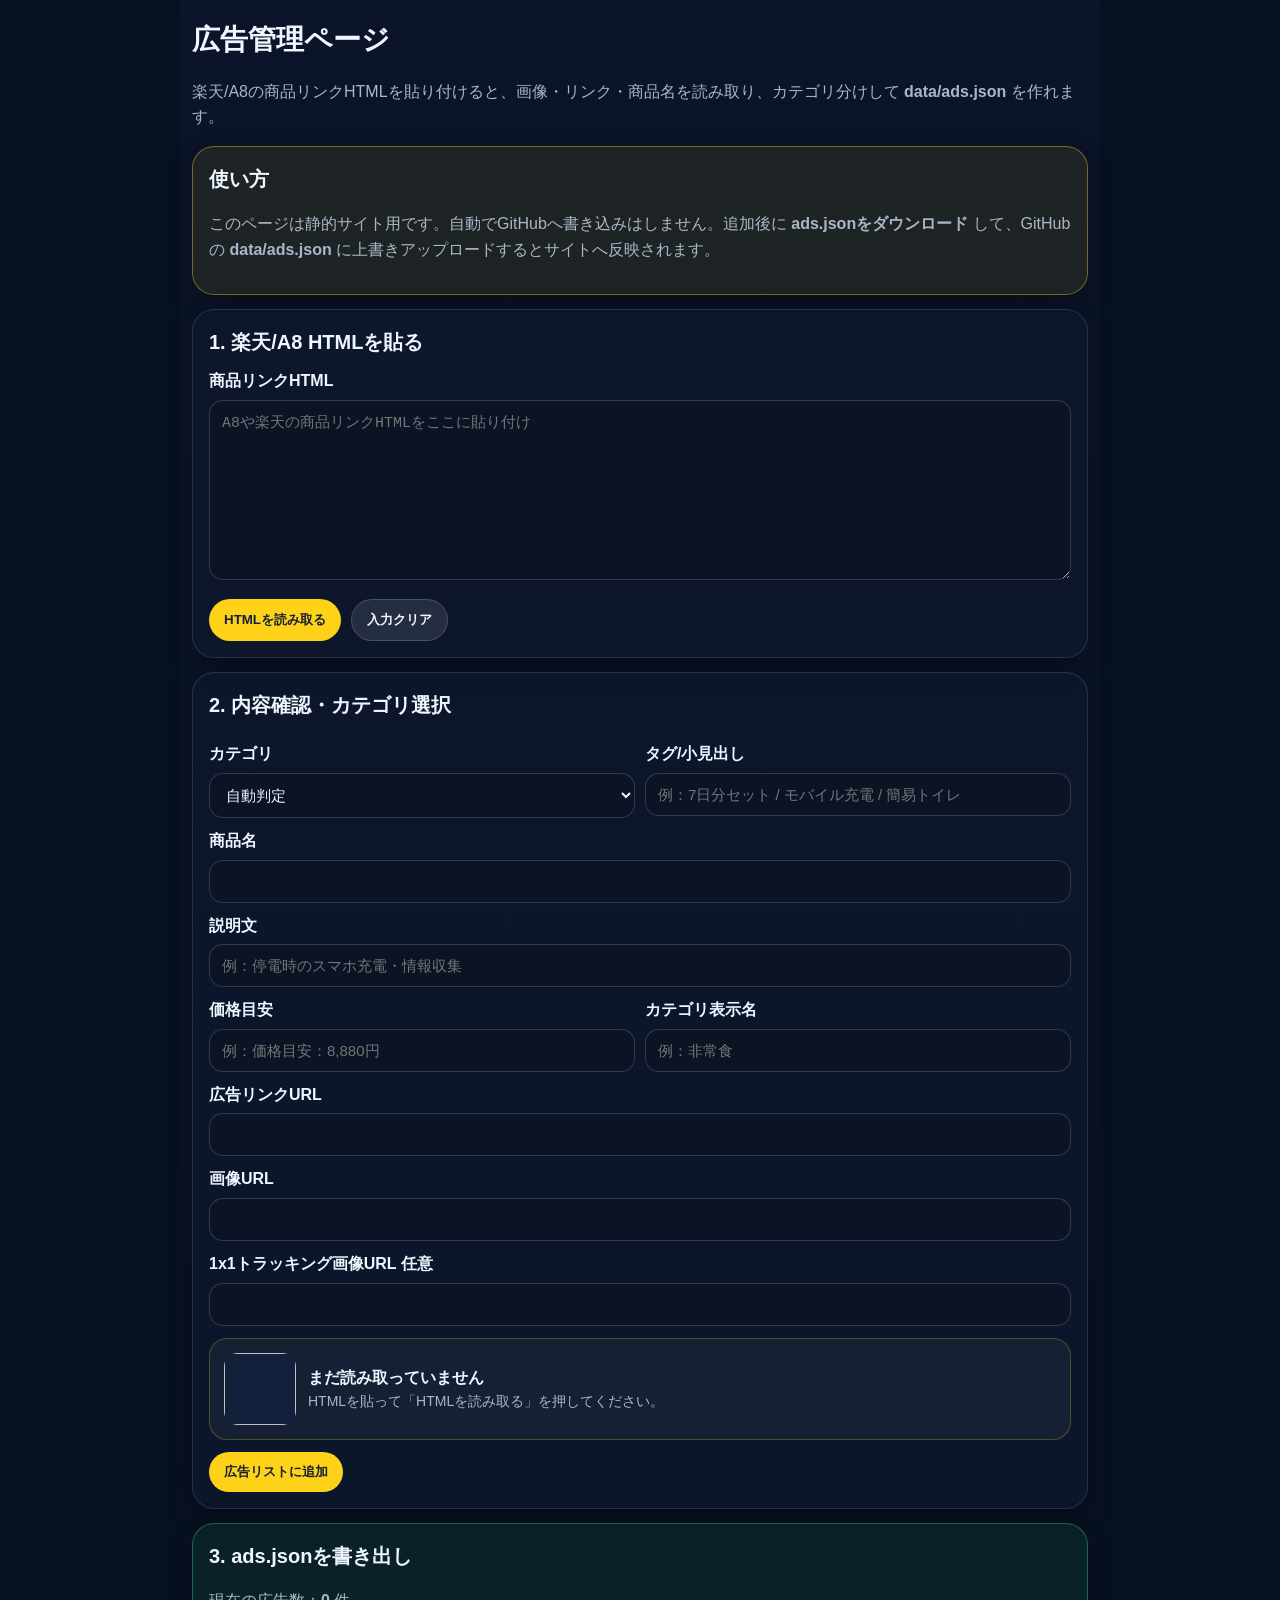
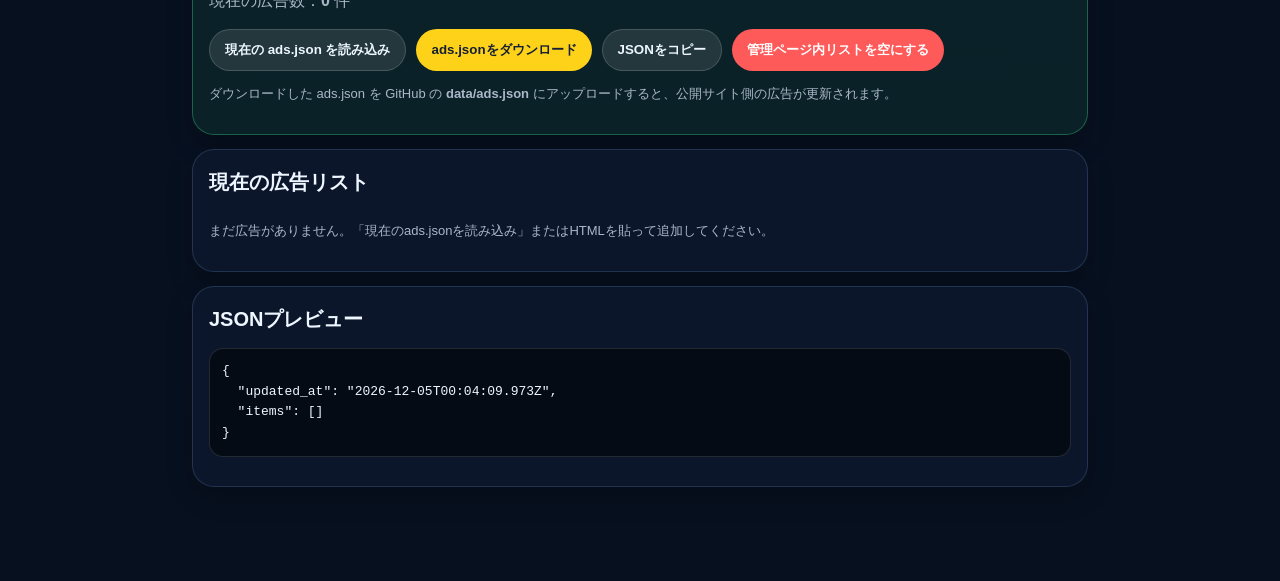
<file: admin.html>
<!doctype html>
<html lang="ja">
<head>
<meta charset="utf-8">
<meta name="viewport" content="width=device-width,initial-scale=1,viewport-fit=cover">
<title>広告管理ページ｜地震危険度マップ</title>
<style>
*{box-sizing:border-box}
html,body{margin:0;padding:0;background:#07101f;color:#eef6ff;font-family:-apple-system,BlinkMacSystemFont,"Segoe UI","Hiragino Sans","Yu Gothic",Meiryo,sans-serif;line-height:1.6}
.page{width:min(100%,920px);margin:0 auto;padding:18px 12px 80px;background:linear-gradient(180deg,#0b1428,#07101f)}
h1{font-size:28px;margin:0 0 8px}
h2{font-size:20px;margin:0 0 10px}
p{color:#aab7c8}
.card{background:rgba(14,24,45,.9);border:1px solid rgba(120,170,230,.2);border-radius:22px;padding:16px;margin:14px 0;box-shadow:0 10px 26px rgba(0,0,0,.24)}
label{display:block;font-weight:800;margin:10px 0 6px}
textarea,input,select{width:100%;border-radius:14px;border:1px solid rgba(255,255,255,.16);background:#0b1324;color:#eef6ff;padding:12px;font-size:15px}
textarea{min-height:180px;font-family:ui-monospace,SFMono-Regular,Menlo,Consolas,monospace}
.row{display:grid;grid-template-columns:1fr 1fr;gap:10px}
.btns{display:flex;flex-wrap:wrap;gap:10px;margin-top:12px}
button,.btn{appearance:none;border:0;border-radius:999px;background:#ffd21a;color:#152033;font-weight:900;padding:11px 15px;text-decoration:none;cursor:pointer}
button.secondary{background:rgba(255,255,255,.1);color:#eef6ff;border:1px solid rgba(255,255,255,.16)}
button.danger{background:#ff5a5a;color:#fff}
.preview{display:flex;gap:12px;align-items:center;border:1px solid rgba(255,210,25,.25);border-radius:18px;padding:14px;background:rgba(255,255,255,.045);margin-top:12px}
.preview img{width:72px;height:72px;object-fit:cover;border-radius:14px;background:#12213b}
.preview b{display:block}
.preview span{display:block;color:#aab7c8;font-size:14px}
.list{display:grid;gap:10px}
.item{border:1px solid rgba(255,255,255,.12);border-radius:16px;padding:12px;background:rgba(255,255,255,.04)}
.item-head{display:flex;justify-content:space-between;gap:8px}
.badge{display:inline-block;border-radius:999px;background:#183b5a;color:#aee8ff;font-size:12px;font-weight:900;padding:3px 8px}
.small{font-size:13px;color:#aab7c8}
.warn{border-color:rgba(255,210,25,.4);background:rgba(255,210,25,.08)}
.ok{border-color:rgba(60,220,130,.35);background:rgba(60,220,130,.08)}
pre{white-space:pre-wrap;word-break:break-all;background:#050b15;border:1px solid rgba(255,255,255,.12);border-radius:14px;padding:12px;max-height:260px;overflow:auto}
@media(max-width:640px){.row{grid-template-columns:1fr}.preview{align-items:flex-start}.preview img{width:60px;height:60px}}
</style>
</head>
<body>
<main class="page">
  <h1>広告管理ページ</h1>
  <p>楽天/A8の商品リンクHTMLを貼り付けると、画像・リンク・商品名を読み取り、カテゴリ分けして <b>data/ads.json</b> を作れます。</p>

  <section class="card warn">
    <h2>使い方</h2>
    <p>このページは静的サイト用です。自動でGitHubへ書き込みはしません。追加後に <b>ads.jsonをダウンロード</b> して、GitHubの <b>data/ads.json</b> に上書きアップロードするとサイトへ反映されます。</p>
  </section>

  <section class="card">
    <h2>1. 楽天/A8 HTMLを貼る</h2>
    <label for="rawHtml">商品リンクHTML</label>
    <textarea id="rawHtml" placeholder="A8や楽天の商品リンクHTMLをここに貼り付け"></textarea>
    <div class="btns">
      <button type="button" id="parseBtn">HTMLを読み取る</button>
      <button type="button" class="secondary" id="clearBtn">入力クリア</button>
    </div>
  </section>

  <section class="card">
    <h2>2. 内容確認・カテゴリ選択</h2>
    <div class="row">
      <div>
        <label for="category">カテゴリ</label>
        <select id="category">
          <option value="auto">自動判定</option>
          <option value="food">非常食</option>
          <option value="water">保存水・飲料</option>
          <option value="power">電源</option>
          <option value="toilet">トイレ・衛生</option>
          <option value="carry">持ち出し袋</option>
          <option value="light">ライト・ラジオ</option>
          <option value="shelter">寝具・防寒</option>
          <option value="firstaid">救急</option>
        </select>
      </div>
      <div>
        <label for="tag">タグ/小見出し</label>
        <input id="tag" placeholder="例：7日分セット / モバイル充電 / 簡易トイレ">
      </div>
    </div>

    <label for="title">商品名</label>
    <input id="title">

    <label for="desc">説明文</label>
    <input id="desc" placeholder="例：停電時のスマホ充電・情報収集">

    <div class="row">
      <div>
        <label for="price">価格目安</label>
        <input id="price" placeholder="例：価格目安：8,880円">
      </div>
      <div>
        <label for="label">カテゴリ表示名</label>
        <input id="label" placeholder="例：非常食">
      </div>
    </div>

    <label for="url">広告リンクURL</label>
    <input id="url">

    <label for="image">画像URL</label>
    <input id="image">

    <label for="pixel">1x1トラッキング画像URL 任意</label>
    <input id="pixel">

    <div class="preview" id="previewBox">
      <img id="previewImg" alt="">
      <div>
        <b id="previewTitle">まだ読み取っていません</b>
        <span id="previewDesc">HTMLを貼って「HTMLを読み取る」を押してください。</span>
        <span id="previewPrice"></span>
      </div>
    </div>

    <div class="btns">
      <button type="button" id="addBtn">広告リストに追加</button>
    </div>
  </section>

  <section class="card ok">
    <h2>3. ads.jsonを書き出し</h2>
    <p>現在の広告数：<b id="count">0</b> 件</p>
    <div class="btns">
      <button type="button" id="loadDefaultBtn" class="secondary">現在の ads.json を読み込み</button>
      <button type="button" id="downloadBtn">ads.jsonをダウンロード</button>
      <button type="button" id="copyBtn" class="secondary">JSONをコピー</button>
      <button type="button" id="resetBtn" class="danger">管理ページ内リストを空にする</button>
    </div>
    <p class="small">ダウンロードした ads.json を GitHub の <b>data/ads.json</b> にアップロードすると、公開サイト側の広告が更新されます。</p>
  </section>

  <section class="card">
    <h2>現在の広告リスト</h2>
    <div id="adList" class="list"></div>
  </section>

  <section class="card">
    <h2>JSONプレビュー</h2>
    <pre id="jsonPreview"></pre>
  </section>
</main>

<script>
(function(){
  "use strict";
  const $=id=>document.getElementById(id);
  const CAT_LABELS={
    food:"非常食",
    water:"保存水・飲料",
    power:"電源",
    toilet:"トイレ・衛生",
    carry:"持ち出し袋",
    light:"ライト・ラジオ",
    shelter:"寝具・防寒",
    firstaid:"救急"
  };
  const KEYWORDS=[
    ["toilet",["トイレ","簡易トイレ","携帯トイレ","凝固剤","衛生","ウェットティッシュ","マスク"]],
    ["power",["モバイルバッテリー","ポータブル電源","発電機","ジャンプスターター","充電","電源","バッテリー"]],
    ["light",["ラジオ","ライト","ランタン","懐中電灯","照明","ソーラーランタン"]],
    ["shelter",["寝袋","シュラフ","防寒","アルミシート","ブランケット","カイロ","ポンチョ"]],
    ["firstaid",["救急","応急","ファーストエイド","救急箱","手当"]],
    ["carry",["リュック","防災セット","持ち出し","避難セット","防災バッグ"]],
    ["water",["保存水","水 ","水　","ミネラルウォーター","飲料","ドリンク","麦茶","ジュース","野菜一日","ペットボトル"]],
    ["food",["非常食","保存食","防災食","アルファ米","ごはん","パン","カレー","おかず","スープ","おにぎり","お菓子","クッキー"]]
  ];
  let ads=JSON.parse(localStorage.getItem("eq_ads_admin_items")||"[]");

  function cleanText(s){return String(s||"").replace(/\s+/g," ").trim();}
  function inferCategory(text){
    const t=cleanText(text);
    for(const [cat,keys] of KEYWORDS){
      if(keys.some(k=>t.includes(k))) return cat;
    }
    return "food";
  }
  function inferTag(cat,title){
    const t=title||"";
    if(t.includes("7日")) return "7日分セット";
    if(t.includes("モバイルバッテリー")) return "スマホ充電";
    if(t.includes("発電機")) return "非常用電源";
    if(t.includes("トイレ")) return "断水対策";
    if(t.includes("ラジオ")) return "情報収集";
    if(t.includes("ランタン")) return "停電対策";
    if(t.includes("寝袋")) return "避難生活";
    if(t.includes("救急")) return "応急処置";
    return CAT_LABELS[cat]||"確認";
  }
  function inferDesc(cat,title){
    const map={
      food:"非常時の食料備蓄を確認",
      water:"断水時の飲料・水分補給を確認",
      power:"停電時の電源・スマホ充電を確認",
      toilet:"断水時のトイレ・衛生対策",
      carry:"避難時に持ち出す防災用品",
      light:"停電時の明かり・情報収集",
      shelter:"避難生活や車中泊の防寒対策",
      firstaid:"災害時や避難時の応急処置用品"
    };
    return map[cat]||"防災用品を確認";
  }
  function extractPrice(text){
    const m=cleanText(text).match(/(?:価格|税込|円)[^0-9]{0,10}([0-9,]+円(?:〜|~)?)/) || cleanText(text).match(/([0-9,]+円(?:〜|~)?)/);
    return m ? "価格目安："+m[1].replace("~","〜") : "";
  }
  function parseRawHtml(){
    const raw=$("rawHtml").value;
    const doc=new DOMParser().parseFromString(raw,"text/html");
    const text=cleanText(doc.body.innerText||raw);

    const links=[...doc.querySelectorAll("a[href]")];
    const urlEl=links.find(a=>/rpx\.a8|rakuten|hb\.afl/i.test(a.getAttribute("href")||"")) || links[0];

    const imgs=[...doc.querySelectorAll("img[src]")];
    const imgEl=imgs.find(img=>{
      const src=img.getAttribute("src")||"";
      const w=Number(img.getAttribute("width")||img.width||0);
      const h=Number(img.getAttribute("height")||img.height||0);
      return !/0\.gif|1x1|a8\.net/i.test(src) && !(w===1&&h===1);
    });
    const pixelEl=imgs.find(img=>{
      const src=img.getAttribute("src")||"";
      const w=Number(img.getAttribute("width")||img.width||0);
      const h=Number(img.getAttribute("height")||img.height||0);
      return /0\.gif|a8\.net/i.test(src) || (w===1&&h===1);
    });

    let title=text;
    title=title.replace(/価格[^ ]* [0-9,]+円.*/,"").trim();
    if(title.length>68) title=title.slice(0,68);

    const autoCat=inferCategory(text);
    const selected=$("category").value;
    const cat=selected==="auto"?autoCat:selected;

    $("category").value=cat;
    $("label").value=CAT_LABELS[cat]||"防災用品";
    $("title").value=title||"防災用品";
    $("tag").value=inferTag(cat,title);
    $("desc").value=inferDesc(cat,title);
    $("price").value=extractPrice(text);
    $("url").value=urlEl ? urlEl.getAttribute("href") : "";
    $("image").value=imgEl ? imgEl.getAttribute("src") : "";
    $("pixel").value=pixelEl ? pixelEl.getAttribute("src") : "";
    updatePreview();
  }
  function currentForm(){
    let cat=$("category").value;
    if(cat==="auto") cat=inferCategory($("title").value+" "+$("desc").value);
    return {
      category:cat,
      label:$("label").value||CAT_LABELS[cat]||"防災用品",
      tag:$("tag").value||inferTag(cat,$("title").value),
      title:$("title").value||"防災用品",
      description:$("desc").value||inferDesc(cat,$("title").value),
      price:$("price").value||"価格は販売ページで確認",
      url:$("url").value,
      image:$("image").value,
      pixel:$("pixel").value
    };
  }
  function updatePreview(){
    const ad=currentForm();
    $("previewImg").src=ad.image||"";
    $("previewTitle").textContent=ad.title;
    $("previewDesc").textContent=(ad.label||"")+" / "+ad.description;
    $("previewPrice").textContent=ad.price;
  }
  function save(){
    localStorage.setItem("eq_ads_admin_items",JSON.stringify(ads));
    render();
  }
  function render(){
    $("count").textContent=ads.length;
    $("jsonPreview").textContent=JSON.stringify({updated_at:new Date().toISOString(),items:ads},null,2);
    $("adList").innerHTML=ads.map((ad,i)=>`
      <div class="item">
        <div class="item-head">
          <div><span class="badge">${CAT_LABELS[ad.category]||ad.category}</span> <b>${escapeHtml(ad.title)}</b></div>
          <button type="button" class="danger" data-del="${i}">削除</button>
        </div>
        <p class="small">${escapeHtml(ad.description||"")} / ${escapeHtml(ad.price||"")}</p>
      </div>
    `).join("") || `<p class="small">まだ広告がありません。「現在のads.jsonを読み込み」またはHTMLを貼って追加してください。</p>`;
  }
  function escapeHtml(s){return String(s||"").replace(/[&<>"']/g,c=>({"&":"&amp;","<":"&lt;",">":"&gt;",'"':"&quot;","'":"&#39;"}[c]));}
  function downloadJson(){
    const blob=new Blob([JSON.stringify({updated_at:new Date().toISOString(),items:ads},null,2)],{type:"application/json"});
    const a=document.createElement("a");
    a.href=URL.createObjectURL(blob);
    a.download="ads.json";
    document.body.appendChild(a);
    a.click();
    a.remove();
    setTimeout(()=>URL.revokeObjectURL(a.href),1000);
  }
  async function loadDefault(){
    try{
      const r=await fetch("data/ads.json?cb="+Date.now(),{cache:"no-store"});
      if(!r.ok) throw new Error("ads.jsonが見つかりません");
      const payload=await r.json();
      ads=Array.isArray(payload)?payload:(payload.items||payload.ads||[]);
      save();
      alert("現在のads.jsonを読み込みました。");
    }catch(e){
      alert("まだ data/ads.json が無いか、読み込めません。先に同梱の ads.json をアップロードしてください。");
    }
  }

  $("parseBtn").onclick=parseRawHtml;
  $("clearBtn").onclick=()=>{$("rawHtml").value="";};
  ["category","tag","title","desc","price","label","url","image","pixel"].forEach(id=>$(id).addEventListener("input",updatePreview));
  $("addBtn").onclick=()=>{
    const ad=currentForm();
    if(!ad.url){alert("広告リンクURLがありません。");return;}
    ads.push(ad);
    save();
    alert("広告リストに追加しました。ads.jsonを書き出してアップロードしてください。");
  };
  $("downloadBtn").onclick=downloadJson;
  $("copyBtn").onclick=async()=>{await navigator.clipboard.writeText($("jsonPreview").textContent); alert("JSONをコピーしました。");};
  $("resetBtn").onclick=()=>{if(confirm("管理ページ内の広告リストを空にしますか？")){ads=[];save();}};
  $("loadDefaultBtn").onclick=loadDefault;
  $("adList").addEventListener("click",e=>{
    const b=e.target.closest("[data-del]");
    if(!b)return;
    const i=Number(b.dataset.del);
    ads.splice(i,1);
    save();
  });
  render();
})();
</script>
</body>
</html>
</file>
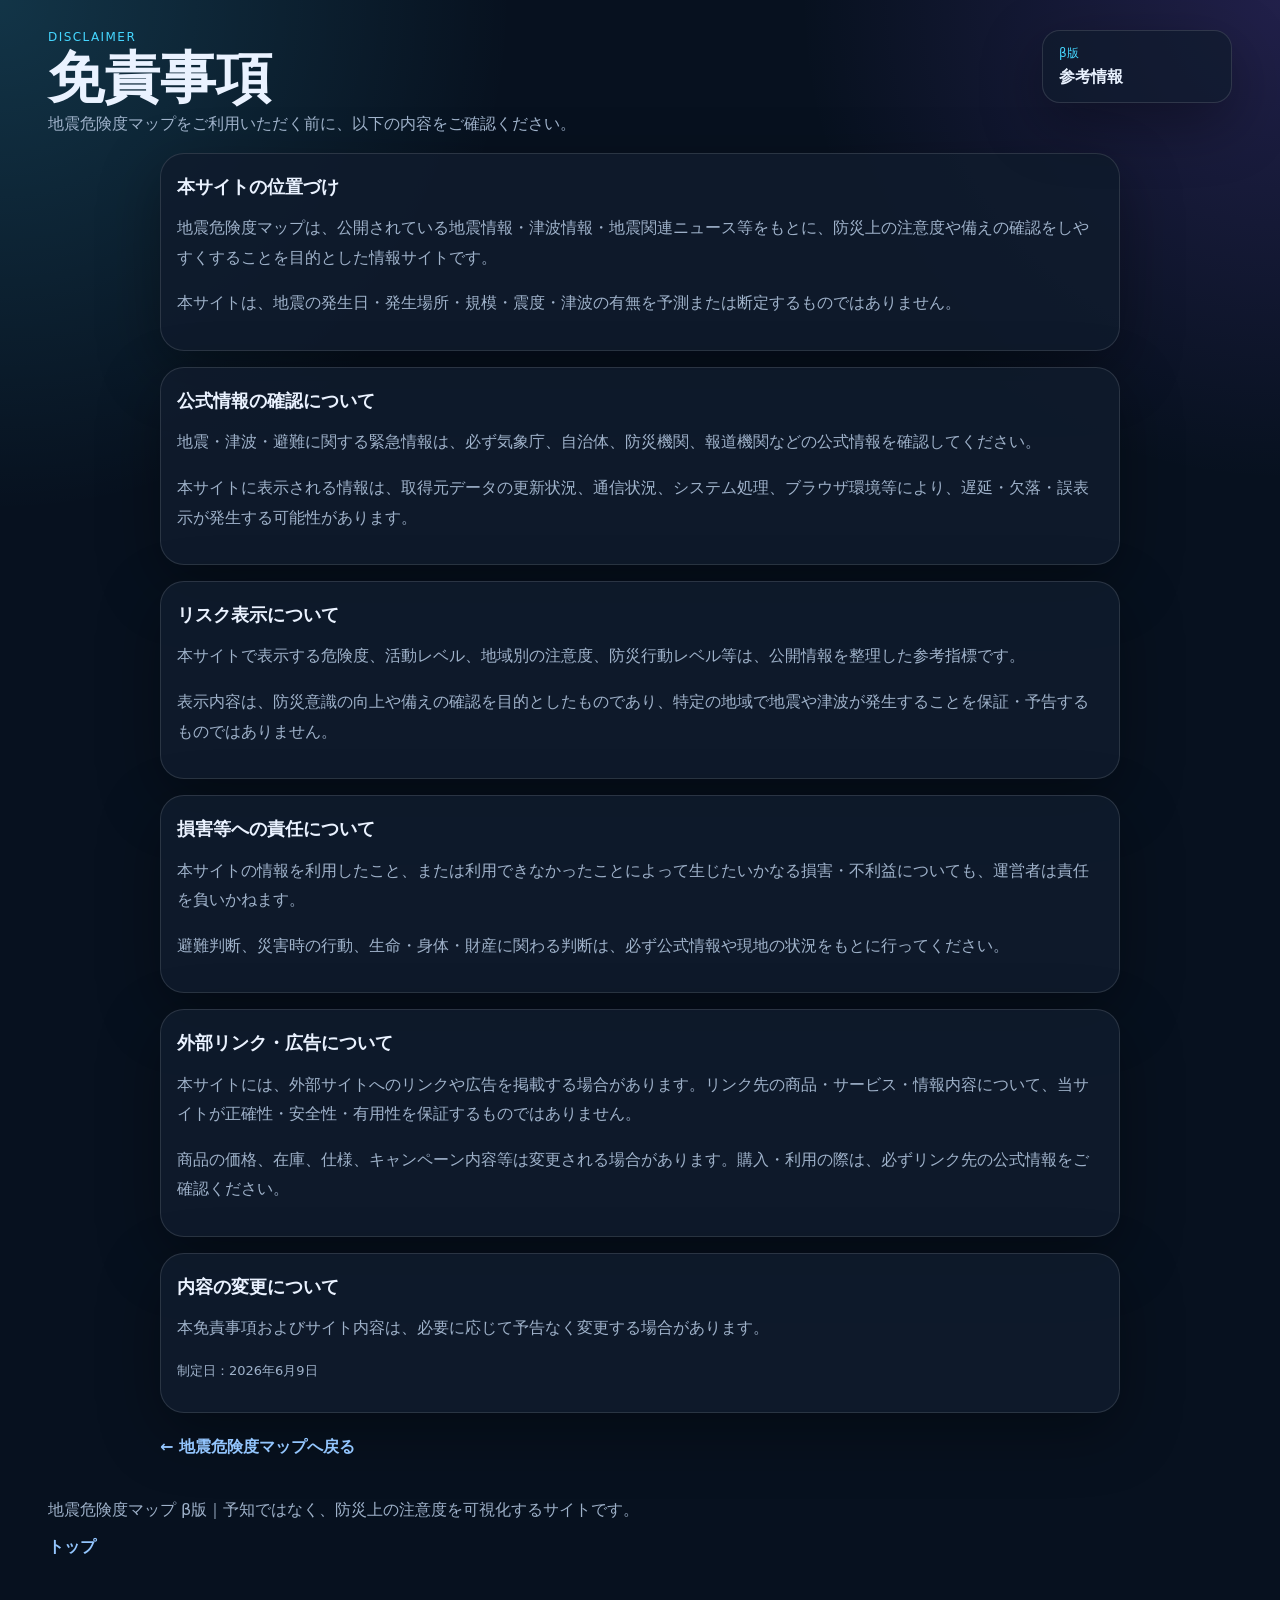
<file: disclaimer.html>
<!doctype html>
<html lang="ja">
<head>
  <meta charset="utf-8" />
  <meta name="viewport" content="width=device-width, initial-scale=1" />
  <title>免責事項｜地震危険度マップ</title>
  <meta name="description" content="地震危険度マップの免責事項です。本サイトは地震予知ではなく、公開情報をもとに防災上の注意度を整理する参考情報サイトです。" />
  <link rel="stylesheet" href="style.css" />
</head>
<body>
  <header class="site-header legal-header">
    <div>
      <p class="eyebrow">Disclaimer</p>
      <h1>免責事項</h1>
      <p class="lead">地震危険度マップをご利用いただく前に、以下の内容をご確認ください。</p>
    </div>
    <div class="header-badge">
      <span>β版</span>
      <strong>参考情報</strong>
    </div>
  </header>

  <main class="legal-page">
    <section class="card legal-card">
      <h2>本サイトの位置づけ</h2>
      <p>
        地震危険度マップは、公開されている地震情報・津波情報・地震関連ニュース等をもとに、防災上の注意度や備えの確認をしやすくすることを目的とした情報サイトです。
      </p>
      <p>
        本サイトは、地震の発生日・発生場所・規模・震度・津波の有無を予測または断定するものではありません。
      </p>
    </section>

    <section class="card legal-card">
      <h2>公式情報の確認について</h2>
      <p>
        地震・津波・避難に関する緊急情報は、必ず気象庁、自治体、防災機関、報道機関などの公式情報を確認してください。
      </p>
      <p>
        本サイトに表示される情報は、取得元データの更新状況、通信状況、システム処理、ブラウザ環境等により、遅延・欠落・誤表示が発生する可能性があります。
      </p>
    </section>

    <section class="card legal-card">
      <h2>リスク表示について</h2>
      <p>
        本サイトで表示する危険度、活動レベル、地域別の注意度、防災行動レベル等は、公開情報を整理した参考指標です。
      </p>
      <p>
        表示内容は、防災意識の向上や備えの確認を目的としたものであり、特定の地域で地震や津波が発生することを保証・予告するものではありません。
      </p>
    </section>

    <section class="card legal-card">
      <h2>損害等への責任について</h2>
      <p>
        本サイトの情報を利用したこと、または利用できなかったことによって生じたいかなる損害・不利益についても、運営者は責任を負いかねます。
      </p>
      <p>
        避難判断、災害時の行動、生命・身体・財産に関わる判断は、必ず公式情報や現地の状況をもとに行ってください。
      </p>
    </section>

    <section class="card legal-card">
      <h2>外部リンク・広告について</h2>
      <p>
        本サイトには、外部サイトへのリンクや広告を掲載する場合があります。リンク先の商品・サービス・情報内容について、当サイトが正確性・安全性・有用性を保証するものではありません。
      </p>
      <p>
        商品の価格、在庫、仕様、キャンペーン内容等は変更される場合があります。購入・利用の際は、必ずリンク先の公式情報をご確認ください。
      </p>
    </section>

    <section class="card legal-card">
      <h2>内容の変更について</h2>
      <p>
        本免責事項およびサイト内容は、必要に応じて予告なく変更する場合があります。
      </p>
      <p class="legal-date">制定日：2026年6月9日</p>
    </section>

    <p class="back-link"><a href="index.html">← 地震危険度マップへ戻る</a></p>
  </main>

  <footer class="site-footer">
    <p>地震危険度マップ β版｜予知ではなく、防災上の注意度を可視化するサイトです。</p>
    <p class="footer-links"><a href="index.html">トップ</a></p>
  </footer>
</body>
</html>
</file>
<file: style.css>
:root {
  --bg: #07111f;
  --panel: #101b2d;
  --panel-2: #14243a;
  --line: rgba(255,255,255,.12);
  --text: #eaf2ff;
  --muted: #9fb2ca;
  --accent: #45d6ff;
  --accent-2: #8b5cf6;
  --low: #2dd4bf;
  --mid: #f59e0b;
  --high: #ef4444;
  --shadow: 0 20px 60px rgba(0,0,0,.35);
}
* { box-sizing: border-box; }
body {
  margin: 0;
  font-family: system-ui, -apple-system, BlinkMacSystemFont, "Segoe UI", sans-serif;
  background:
    radial-gradient(circle at top left, rgba(69,214,255,.18), transparent 32rem),
    radial-gradient(circle at top right, rgba(139,92,246,.20), transparent 30rem),
    var(--bg);
  color: var(--text);
}
a { color: var(--accent); }
.site-header {
  display: flex;
  justify-content: space-between;
  gap: 24px;
  align-items: center;
  padding: 30px clamp(16px, 4vw, 48px) 18px;
}
.eyebrow {
  margin: 0 0 6px;
  color: var(--accent);
  text-transform: uppercase;
  letter-spacing: .12em;
  font-size: 12px;
}
h1, h2, p { margin-top: 0; }
h1 { margin-bottom: 8px; font-size: clamp(30px, 5vw, 56px); line-height: 1; }
h2 { margin-bottom: 10px; font-size: 18px; }
.lead { color: var(--muted); max-width: 760px; margin-bottom: 0; }
.header-badge {
  min-width: 190px;
  padding: 14px 16px;
  border: 1px solid var(--line);
  background: rgba(16,27,45,.72);
  border-radius: 18px;
  box-shadow: var(--shadow);
}
.header-badge span { display: block; color: var(--accent); font-size: 12px; }
.header-badge strong { display: block; margin-top: 5px; }
.layout {
  display: grid;
  grid-template-columns: minmax(0, 1fr) 380px;
  gap: 20px;
  padding: 12px clamp(16px, 4vw, 48px) 20px;
}
.map-panel, .card {
  border: 1px solid var(--line);
  background: rgba(16,27,45,.86);
  border-radius: 24px;
  box-shadow: var(--shadow);
}
.map-panel { padding: 16px; }
.panel-head {
  display: flex;
  justify-content: space-between;
  gap: 16px;
  align-items: start;
}
.panel-head p { color: var(--muted); margin-bottom: 12px; }
.risk-pill {
  white-space: nowrap;
  border: 1px solid var(--line);
  background: rgba(69,214,255,.10);
  padding: 10px 12px;
  border-radius: 999px;
  font-weight: 700;
}
.controls, .layer-controls {
  display: flex;
  gap: 8px;
  flex-wrap: wrap;
  margin-bottom: 10px;
}
.period-btn {
  touch-action: manipulation;
  border: 1px solid var(--line);
  color: var(--text);
  background: rgba(255,255,255,.05);
  padding: 9px 12px;
  border-radius: 999px;
  cursor: pointer;
  transition: .18s ease;
}
.period-btn.active {
  border-color: rgba(69,214,255,.9);
  background: rgba(69,214,255,.18);
}
@media (hover: hover) {
  .period-btn:hover:not(.active) {
    border-color: rgba(69,214,255,.75);
    background: rgba(69,214,255,.12);
  }
}
.layer-controls {
  padding: 10px 12px;
  border: 1px solid var(--line);
  border-radius: 16px;
  background: rgba(255,255,255,.04);
}
.layer-controls label {
  color: var(--muted);
  font-size: 14px;
  cursor: pointer;
}
#map {
  height: min(70vh, 680px);
  min-height: 470px;
  border-radius: 20px;
  overflow: hidden;
  border: 1px solid var(--line);
  background: #08182a;
}
.notice {
  color: var(--muted);
  font-size: 13px;
  margin: 12px 0 0;
}
.side-panel {
  display: grid;
  gap: 14px;
  align-content: start;
}
.card { padding: 16px; }
.primary-card { background: linear-gradient(135deg, rgba(69,214,255,.15), rgba(139,92,246,.14)), rgba(16,27,45,.9); }
.primary-card p { color: var(--muted); }
.stat-grid {
  display: grid;
  grid-template-columns: repeat(4, 1fr);
  gap: 8px;
}
.stat-grid div {
  padding: 10px;
  background: rgba(255,255,255,.05);
  border: 1px solid var(--line);
  border-radius: 14px;
  text-align: center;
}
.stat-grid span { display: block; font-size: 22px; font-weight: 800; }
.stat-grid small { color: var(--muted); font-size: 11px; }
.quake-list { display: grid; gap: 8px; max-height: 280px; overflow: auto; padding-right: 4px; }
.quake-item {
  padding: 10px;
  border: 1px solid var(--line);
  border-radius: 14px;
  background: rgba(255,255,255,.04);
}
.quake-item strong { display: block; }
.quake-item span { color: var(--muted); font-size: 12px; }

.quake-item.clickable,
.news-item.clickable {
  cursor: pointer;
}
.quake-item.clickable:hover,
.news-item.clickable:hover {
  border-color: rgba(69,214,255,.62);
  background: rgba(69,214,255,.08);
}
.quake-item {
  width: 100%;
  text-align: left;
  color: inherit;
  font: inherit;
}
.quake-item small {
  display: block;
  margin-top: 4px;
  color: #facc15;
  font-size: 11px;
}
.news-list {
  display: grid;
  gap: 10px;
  max-height: 360px;
  overflow: auto;
  padding-right: 4px;
}
.news-item {
  padding: 11px;
  border: 1px solid var(--line);
  border-radius: 14px;
  background: rgba(255,255,255,.04);
}
.news-item strong {
  display: block;
  line-height: 1.45;
}
.news-item p {
  margin: 6px 0 0;
  color: var(--muted);
  font-size: 12px;
  line-height: 1.55;
}
.news-item a {
  display: inline-block;
  margin-top: 6px;
  color: var(--accent);
  font-size: 12px;
  text-decoration: none;
}
.news-meta {
  display: flex;
  flex-wrap: wrap;
  gap: 6px;
  align-items: center;
  margin-bottom: 6px;
  color: var(--muted);
  font-size: 11px;
}
.zoom-badge,
.mini-badge {
  display: inline-flex;
  align-items: center;
  border: 1px solid rgba(69,214,255,.35);
  border-radius: 999px;
  padding: 2px 7px;
  color: #93e8ff;
  background: rgba(69,214,255,.08);
  font-size: 11px;
}
.zoom-badge.disabled {
  color: var(--muted);
  border-color: rgba(148,163,184,.28);
  background: rgba(148,163,184,.07);
}
.card-title-row {
  display: flex;
  align-items: center;
  justify-content: space-between;
  gap: 10px;
}

.ad-card { border-color: rgba(245,158,11,.35); }
.ad-label {
  display: inline-block;
  margin: 0 0 8px;
  color: #111827;
  background: #facc15;
  padding: 2px 8px;
  border-radius: 999px;
  font-size: 12px;
  font-weight: 700;
}
.ad-card p { color: var(--muted); }
.ad-slot {
  margin-top: 10px;
  padding: 12px;
  border: 1px dashed rgba(250,204,21,.50);
  border-radius: 14px;
  background: rgba(250,204,21,.06);
}
.ad-slot p { margin-bottom: 0; font-size: 13px; }
.ad-slot.muted { opacity: .75; }
.lower-grid {
  display: grid;
  grid-template-columns: 1fr 1fr;
  gap: 20px;
  padding: 0 clamp(16px, 4vw, 48px) 28px;
}
.clean-list { padding-left: 1.2rem; color: var(--muted); }
.clean-list li { margin: 6px 0; }
.level-row {
  display: flex;
  justify-content: space-between;
  gap: 12px;
  padding: 12px;
  margin-top: 8px;
  border-radius: 14px;
  background: rgba(255,255,255,.05);
  border: 1px solid var(--line);
}
.level-row span { color: var(--muted); }
.level-low strong { color: var(--low); }
.level-mid strong { color: var(--mid); }
.level-high strong { color: var(--high); }
.site-footer {
  color: var(--muted);
  padding: 10px clamp(16px, 4vw, 48px) 32px;
}
.leaflet-popup-content-wrapper, .leaflet-popup-tip {
  background: #101b2d;
  color: var(--text);
}
.leaflet-container { font-family: inherit; }
.zone-label {
  color: #fff;
  text-shadow: 0 1px 4px #000;
  font-weight: 800;
  font-size: 12px;
}
@media (max-width: 1050px) {
  .layout { grid-template-columns: 1fr; }
  .side-panel { grid-template-columns: 1fr 1fr; }
  .primary-card, .ad-card { grid-column: 1 / -1; }
}
@media (max-width: 720px) {
  .site-header { display: block; }
  .header-badge { margin-top: 16px; }
  .panel-head { display: block; }
  .side-panel, .lower-grid { grid-template-columns: 1fr; }
  #map { min-height: 420px; height: 58vh; }
  .stat-grid { grid-template-columns: 1fr 1fr; }
  .controls { overflow-x: auto; flex-wrap: nowrap; padding-bottom: 4px; }
  .period-btn { flex: 0 0 auto; }
  .card-title-row { align-items: flex-start; }
  .news-list, .quake-list { max-height: none; }
}

/* Leaflet CSS fallback
   GitHub Pages やスマホ内ブラウザで CDN の leaflet.css が読み込めない場合、
   地図タイルがバラバラに並ぶため、最低限必要な配置CSSをローカルにも持たせる。 */
.leaflet-container {
  overflow: hidden;
  position: relative;
  outline: 0;
  touch-action: none;
  background: #08182a;
}
.leaflet-pane,
.leaflet-tile,
.leaflet-marker-icon,
.leaflet-marker-shadow,
.leaflet-tile-container,
.leaflet-pane > svg,
.leaflet-pane > canvas,
.leaflet-zoom-box,
.leaflet-image-layer,
.leaflet-layer {
  position: absolute;
  left: 0;
  top: 0;
}
.leaflet-tile,
.leaflet-marker-icon,
.leaflet-marker-shadow {
  -webkit-user-select: none;
  user-select: none;
  -webkit-user-drag: none;
}
.leaflet-container .leaflet-overlay-pane svg,
.leaflet-container .leaflet-marker-pane img,
.leaflet-container .leaflet-shadow-pane img,
.leaflet-container .leaflet-tile-pane img,
.leaflet-container img.leaflet-image-layer,
.leaflet-container .leaflet-tile {
  max-width: none !important;
  max-height: none !important;
}
.leaflet-tile {
  width: 256px;
  height: 256px;
  filter: saturate(.95) brightness(.82);
}
.leaflet-map-pane canvas { z-index: 100; }
.leaflet-map-pane svg { z-index: 200; }
.leaflet-tile-pane { z-index: 200; }
.leaflet-overlay-pane { z-index: 400; }
.leaflet-shadow-pane { z-index: 500; }
.leaflet-marker-pane { z-index: 600; }
.leaflet-tooltip-pane { z-index: 650; }
.leaflet-popup-pane { z-index: 700; }
.leaflet-control { position: relative; z-index: 800; pointer-events: auto; }
.leaflet-top,
.leaflet-bottom { position: absolute; z-index: 1000; pointer-events: none; }
.leaflet-top { top: 0; }
.leaflet-right { right: 0; }
.leaflet-bottom { bottom: 0; }
.leaflet-left { left: 0; }
.leaflet-control { float: left; clear: both; }
.leaflet-right .leaflet-control { float: right; }
.leaflet-top .leaflet-control { margin-top: 10px; }
.leaflet-bottom .leaflet-control { margin-bottom: 10px; }
.leaflet-left .leaflet-control { margin-left: 10px; }
.leaflet-right .leaflet-control { margin-right: 10px; }
.leaflet-control-zoom a {
  display: block;
  width: 30px;
  height: 30px;
  line-height: 30px;
  text-align: center;
  text-decoration: none;
  color: #111827;
  background: #fff;
  border-bottom: 1px solid #d1d5db;
  font-size: 20px;
  font-weight: 700;
}
.leaflet-control-zoom a:first-child { border-radius: 6px 6px 0 0; }
.leaflet-control-zoom a:last-child { border-radius: 0 0 6px 6px; border-bottom: 0; }
.leaflet-control-zoom a:hover { background: #f3f4f6; }
.leaflet-control-attribution {
  background: rgba(255,255,255,.78);
  color: #111827;
  padding: 2px 6px;
  font-size: 10px;
}
.leaflet-control-attribution a { color: #0f766e; }
.leaflet-popup {
  position: absolute;
  text-align: center;
  margin-bottom: 20px;
}
.leaflet-popup-content-wrapper {
  padding: 1px;
  text-align: left;
  border-radius: 12px;
}
.leaflet-popup-content { margin: 12px 14px; line-height: 1.4; }
.leaflet-popup-tip-container {
  width: 40px;
  height: 20px;
  position: absolute;
  left: 50%;
  margin-left: -20px;
  overflow: hidden;
  pointer-events: none;
}
.leaflet-popup-tip {
  width: 17px;
  height: 17px;
  padding: 1px;
  margin: -10px auto 0;
  transform: rotate(45deg);
}
.leaflet-interactive { cursor: pointer; }
.leaflet-grab { cursor: grab; }
.leaflet-dragging .leaflet-grab { cursor: grabbing; }

.affiliate-slot {
  overflow-x: auto;
}
.affiliate-slot > strong {
  display: block;
  margin-bottom: 8px;
  color: var(--text);
}
.affiliate-slot table {
  max-width: 100%;
  background: #fff;
  color: #111827;
  border-radius: 10px;
  overflow: hidden;
}
.affiliate-slot table a {
  color: #0f172a;
}
.affiliate-slot table img {
  display: block;
}
.matched-area {
  color: #facc15 !important;
}
@media (max-width: 720px) {
  .affiliate-slot table {
    width: 100% !important;
  }
}

/* Tsunami warning layer */
.tsunami-card {
  border-color: rgba(56,189,248,.35);
}
.tsunami-status {
  display: inline-flex;
  align-items: center;
  gap: 6px;
  border-radius: 999px;
  padding: 4px 10px;
  font-size: 12px;
  font-weight: 800;
  border: 1px solid var(--line);
  background: rgba(255,255,255,.06);
}
.tsunami-status.none { color: #93c5fd; border-color: rgba(147,197,253,.35); }
.tsunami-status.advisory { color: #111827; background: #facc15; border-color: #facc15; }
.tsunami-status.warning { color: #fff; background: #ef4444; border-color: #ef4444; }
.tsunami-status.major { color: #fff; background: #a855f7; border-color: #a855f7; }
.tsunami-list {
  display: grid;
  gap: 8px;
  margin-top: 10px;
}
.tsunami-item {
  border: 1px solid var(--line);
  border-radius: 14px;
  padding: 10px;
  background: rgba(255,255,255,.04);
  cursor: pointer;
}
.tsunami-item:hover {
  border-color: rgba(250,204,21,.6);
  background: rgba(250,204,21,.08);
}
.tsunami-item strong { display: block; }
.tsunami-item span { display: block; margin-top: 4px; color: var(--muted); font-size: 12px; }
.tsunami-legend {
  display: flex;
  flex-wrap: wrap;
  gap: 6px;
  margin-top: 10px;
}
.tsunami-legend span {
  display: inline-flex;
  align-items: center;
  gap: 5px;
  color: var(--muted);
  font-size: 11px;
}
.tsunami-legend i {
  width: 14px;
  height: 6px;
  border-radius: 999px;
  display: inline-block;
}
.tsunami-legend .major { background: #a855f7; }
.tsunami-legend .warning { background: #ef4444; }
.tsunami-legend .advisory { background: #facc15; }

/* Horizontal ad carousel and future category tabs */
.ad-category-tabs {
  display: flex;
  gap: 8px;
  overflow-x: auto;
  padding: 4px 0 10px;
  margin-top: 10px;
}
.ad-tab {
  flex: 0 0 auto;
  border: 1px solid rgba(250,204,21,.35);
  color: var(--text);
  background: rgba(250,204,21,.07);
  border-radius: 999px;
  padding: 7px 11px;
  font-size: 12px;
  cursor: pointer;
}
.ad-tab.active {
  color: #111827;
  background: #facc15;
  border-color: #facc15;
  font-weight: 800;
}
@media (hover: hover) {
  .ad-tab:hover:not(.active) {
    border-color: rgba(250,204,21,.7);
    background: rgba(250,204,21,.12);
  }
}

.ad-empty-message {
  display: block;
  color: var(--muted);
  font-size: 13px;
  padding: 14px;
  border: 1px dashed rgba(250,204,21,.35);
  border-radius: 14px;
  background: rgba(250,204,21,.05);
}
.ad-empty-message[hidden] { display: none !important; }

.ad-carousel {
  display: flex;
  gap: 12px;
  overflow-x: auto;
  scroll-snap-type: x mandatory;
  -webkit-overflow-scrolling: touch;
  padding: 4px 0 12px;
  margin-top: 2px;
}
.ad-slide {
  flex: 0 0 min(330px, 86vw);
  scroll-snap-align: start;
  border: 1px solid rgba(250,204,21,.28);
  border-radius: 18px;
  background: rgba(250,204,21,.05);
  padding: 10px;
}
.ad-slide.hidden,
.ad-slide.is-filtered-out,
.ad-slide[hidden] { display: none !important; }
.ad-slide-head {
  display: flex;
  justify-content: space-between;
  gap: 8px;
  align-items: center;
  margin-bottom: 8px;
}
.ad-slide-head strong {
  color: #facc15;
}
.ad-slide-head span {
  color: var(--muted);
  font-size: 12px;
}
.ad-slide .ad-slot {
  margin-top: 0;
  padding: 0;
  border: 0;
  background: transparent;
}
.ad-slide .affiliate-slot > strong {
  display: none;
}
@media (max-width: 720px) {
  .ad-card { overflow: hidden; }
  .ad-carousel { margin-left: -2px; margin-right: -2px; }
  .ad-slide { flex-basis: 88vw; }
}



.affiliate-card {
  display: flex;
  gap: 10px;
  align-items: flex-start;
  text-decoration: none;
  color: var(--text);
  background: rgba(255,255,255,.045);
  border: 1px solid rgba(255,255,255,.08);
  border-radius: 14px;
  padding: 10px;
  min-height: 120px;
}
.affiliate-card:hover {
  border-color: rgba(250,204,21,.45);
  background: rgba(250,204,21,.08);
}
.affiliate-card img {
  width: 64px;
  height: 64px;
  object-fit: cover;
  border-radius: 12px;
  flex: 0 0 auto;
  background: rgba(255,255,255,.08);
}
.affiliate-body {
  display: grid;
  gap: 5px;
  min-width: 0;
}
.affiliate-title {
  font-size: 12px;
  line-height: 1.45;
  font-weight: 800;
}
.affiliate-desc {
  color: var(--muted);
  font-size: 11px;
  line-height: 1.45;
}
.affiliate-price {
  color: #fecaca;
  font-size: 12px;
  font-weight: 800;
}
.a8-pixel {
  width: 1px !important;
  height: 1px !important;
  opacity: 0;
  position: absolute;
  pointer-events: none;
}

/* Legal pages */
.legal-header {
  align-items: flex-start;
}
.legal-page {
  width: min(960px, calc(100% - 32px));
  margin: 0 auto 32px;
}
.legal-card {
  margin-bottom: 16px;
  line-height: 1.85;
}
.legal-card h2 {
  margin-top: 0;
}
.legal-card p {
  color: var(--muted);
}
.legal-date {
  font-size: 13px;
}
.back-link {
  margin: 24px 0;
}
.back-link a,
.footer-links a {
  color: #93c5fd;
  text-decoration: none;
  font-weight: 700;
}
.back-link a:hover,
.footer-links a:hover {
  text-decoration: underline;
}
.footer-links {
  margin-top: 8px;
}

/* Compact translucent map popup for mobile readability */
.leaflet-popup.compact-map-popup {
  margin-bottom: 16px;
}
.leaflet-popup.compact-map-popup .leaflet-popup-content-wrapper,
.leaflet-popup.compact-map-popup .leaflet-popup-tip {
  background: rgba(8, 18, 32, 0.84);
  color: #f8fbff;
  border: 1px solid rgba(69, 214, 255, 0.34);
  box-shadow: 0 12px 32px rgba(0,0,0,.38);
  backdrop-filter: blur(4px);
  -webkit-backdrop-filter: blur(4px);
}
.leaflet-popup.compact-map-popup .leaflet-popup-content-wrapper {
  border-radius: 14px;
}
.leaflet-popup.compact-map-popup .leaflet-popup-content {
  margin: 8px 10px;
  max-width: 170px;
  line-height: 1.35;
}
.leaflet-popup.compact-map-popup .mini-map-popup {
  display: grid;
  gap: 3px;
}
.leaflet-popup.compact-map-popup .mini-map-popup strong {
  font-size: 13px;
  line-height: 1.25;
}
.leaflet-popup.compact-map-popup .mini-map-popup span,
.leaflet-popup.compact-map-popup .mini-map-popup small {
  display: block;
  color: rgba(234,242,255,.86);
  font-size: 11px;
  line-height: 1.3;
}
.leaflet-popup.compact-map-popup .leaflet-popup-close-button {
  color: rgba(234,242,255,.78) !important;
  font-size: 15px;
  padding: 2px 5px 0 0;
}
.leaflet-popup.compact-map-popup .leaflet-popup-close-button:hover {
  color: #fff !important;
}

@media (max-width: 720px) {
  .leaflet-popup.compact-map-popup .leaflet-popup-content {
    max-width: 150px;
    margin: 7px 9px;
  }
  .leaflet-popup.compact-map-popup .mini-map-popup strong {
    font-size: 12px;
  }
  .leaflet-popup.compact-map-popup .mini-map-popup span,
  .leaflet-popup.compact-map-popup .mini-map-popup small {
    font-size: 10.5px;
  }
}


/* Hard category filter fallback */
.ad-slide.ad-hidden-hard,
.ad-slide.hidden,
.ad-slide.is-filtered-out,
.ad-slide[hidden] {
  display: none !important;
}

/* Mobile body horizontal scroll fix
   ページ全体が横にスクロールするのを防ぎ、横スクロールはカテゴリタブと広告スライダー内だけに限定する。 */
html,
body {
  width: 100%;
  max-width: 100%;
  overflow-x: hidden;
}

img,
svg,
canvas,
video,
iframe {
  max-width: 100%;
}

.site-header,
.layout,
.map-panel,
.side-panel,
.card,
.lower-grid,
.site-footer,
.ad-card,
.ad-category-tabs,
.ad-carousel,
.ad-slide,
.affiliate-card,
.affiliate-body {
  min-width: 0;
  max-width: 100%;
}

.ad-category-tabs,
.ad-carousel,
.controls {
  overscroll-behavior-inline: contain;
}

.affiliate-title,
.affiliate-desc,
.affiliate-price,
.ad-slide-head strong,
.ad-slide-head span {
  overflow-wrap: anywhere;
  word-break: normal;
}

@media (max-width: 720px) {
  .site-header,
  .layout,
  .lower-grid,
  .site-footer {
    width: 100%;
    max-width: 100%;
    padding-left: 14px;
    padding-right: 14px;
    overflow-x: hidden;
  }

  .map-panel,
  .card,
  .ad-card {
    width: 100%;
    max-width: 100%;
    overflow: hidden;
  }

  .ad-category-tabs {
    width: 100%;
    max-width: 100%;
    overflow-x: auto;
    overflow-y: hidden;
    flex-wrap: nowrap;
    -webkit-overflow-scrolling: touch;
    padding-bottom: 8px;
  }

  .ad-tab {
    flex: 0 0 auto;
    white-space: nowrap;
  }

  .ad-carousel {
    width: 100%;
    max-width: 100%;
    overflow-x: auto;
    overflow-y: hidden;
    -webkit-overflow-scrolling: touch;
    margin-left: 0;
    margin-right: 0;
    padding-right: 2px;
  }

  .ad-slide {
    flex: 0 0 min(292px, calc(100vw - 58px));
    width: min(292px, calc(100vw - 58px));
    max-width: calc(100vw - 58px);
  }

  .affiliate-card {
    width: 100%;
    max-width: 100%;
    min-width: 0;
  }

  .affiliate-card img {
    width: 58px;
    height: 58px;
  }

  .affiliate-body {
    min-width: 0;
  }

  .leaflet-container,
  #map {
    max-width: 100%;
  }
}
</file>
